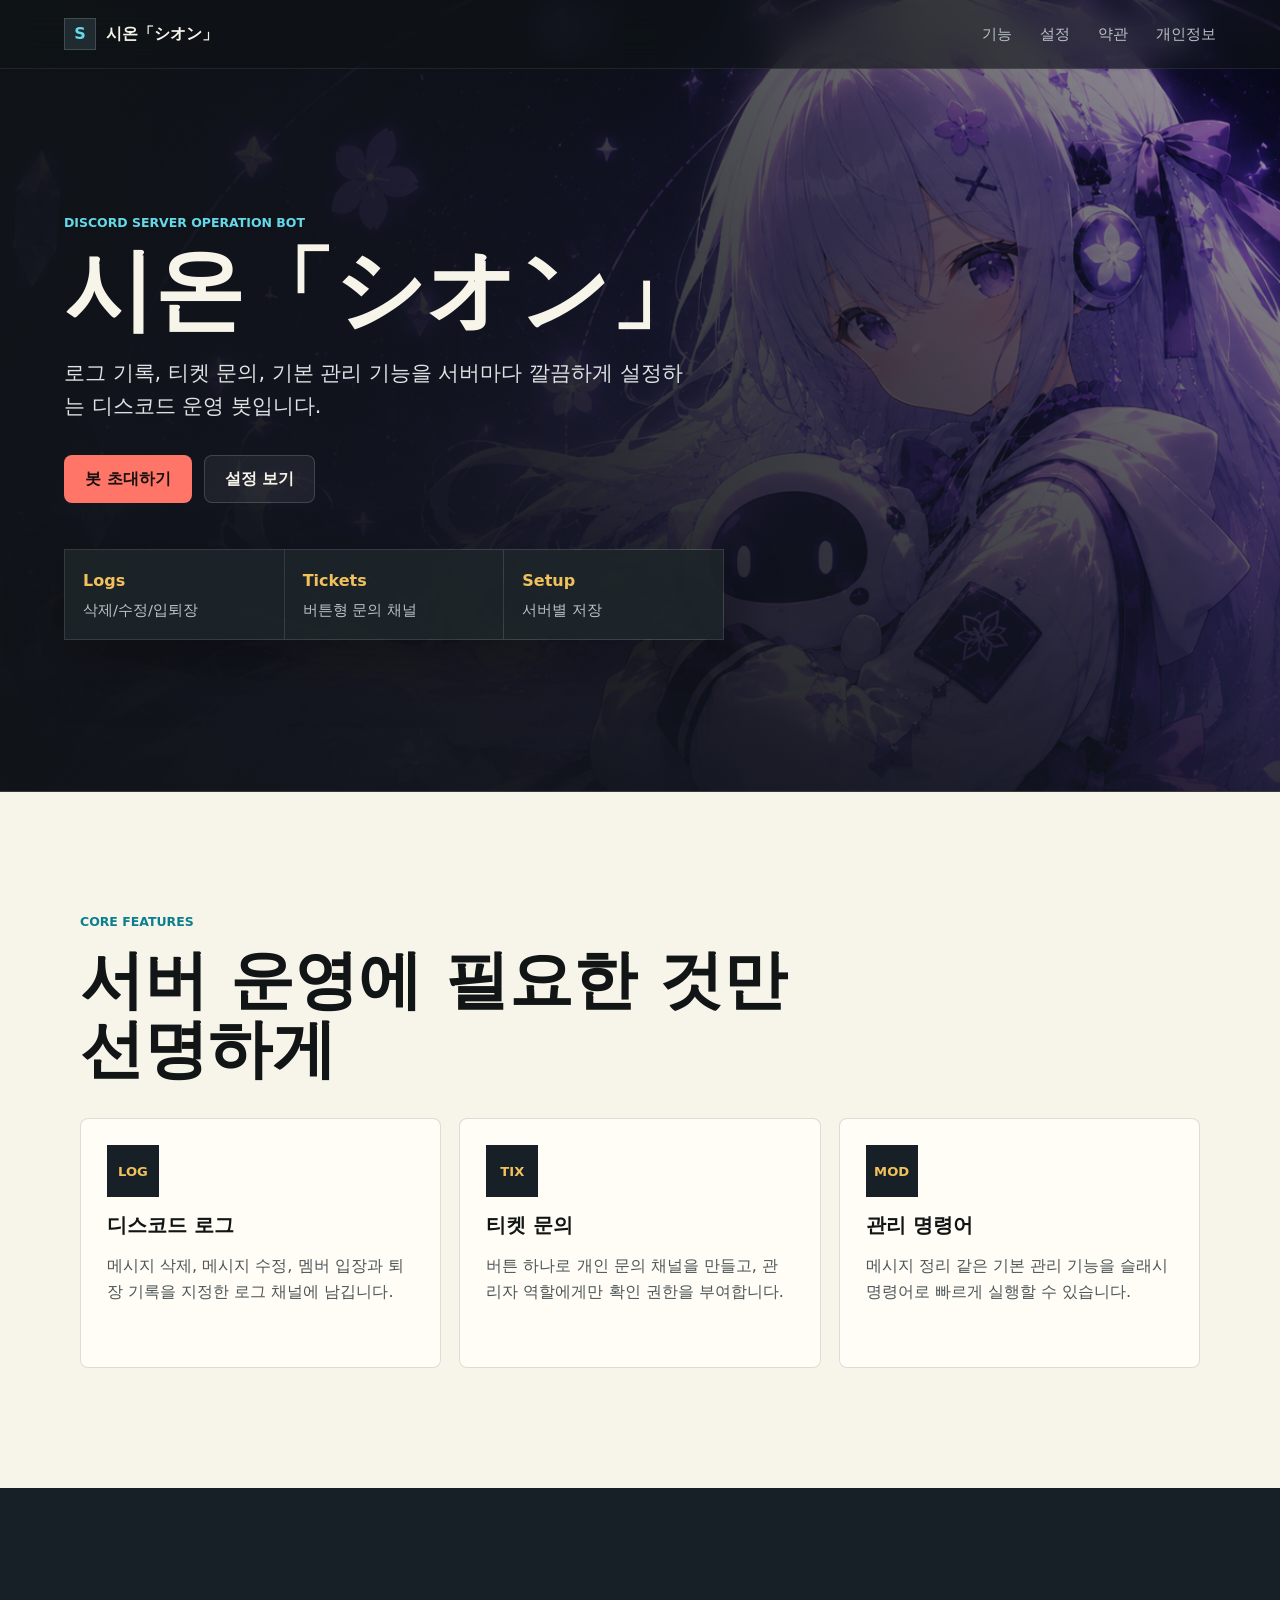
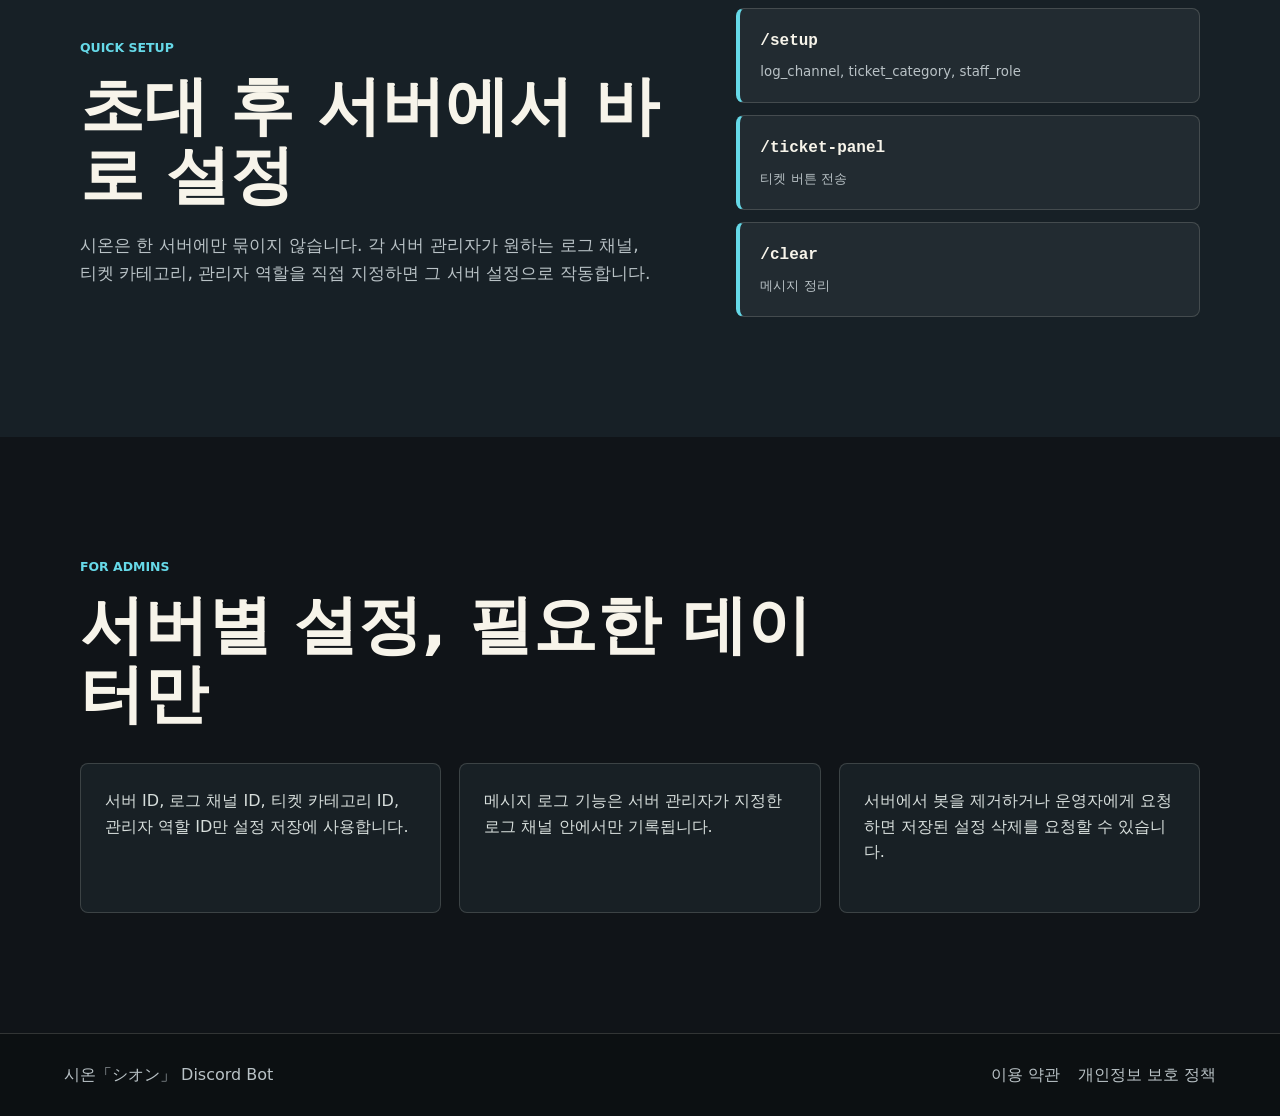
<file: index.html>
<!doctype html>
<html lang="ko">
  <head>
    <meta charset="utf-8">
    <meta name="viewport" content="width=device-width, initial-scale=1">
    <meta name="description" content="시온「シオン」은 디스코드 서버를 위한 로그, 티켓, 관리 기능을 제공하는 봇입니다.">
    <meta property="og:title" content="시온「シオン」 Discord Bot">
    <meta property="og:description" content="로그, 티켓, 관리 기능을 하나로 정리한 디스코드 서버 운영 봇.">
    <meta property="og:type" content="website">
    <meta property="og:image" content="./assets/shion-poster.png">
    <title>시온「シオン」 Discord Bot</title>
    <link rel="stylesheet" href="./assets/styles.css">
    <script defer src="./assets/site.js"></script>
  </head>
  <body>
    <header class="site-header" aria-label="주요 메뉴">
      <a class="brand" href="./index.html" aria-label="시온 홈">
        <span class="brand-mark">S</span>
        <span>시온「シオン」</span>
      </a>
      <nav class="nav-links" aria-label="페이지 링크">
        <a href="#features">기능</a>
        <a href="#setup">설정</a>
        <a href="./terms.html">약관</a>
        <a href="./privacy.html">개인정보</a>
      </nav>
    </header>

    <main>
      <section class="hero" aria-labelledby="hero-title">
        <img class="hero-image" src="./assets/shion-poster.png" alt="시온 봇의 로그와 티켓 기능을 표현한 디지털 대시보드 이미지">
        <div class="hero-overlay"></div>
        <div class="hero-content">
          <p class="eyebrow">Discord server operation bot</p>
          <h1 id="hero-title">시온「シオン」</h1>
          <p class="hero-copy">
            로그 기록, 티켓 문의, 기본 관리 기능을 서버마다 깔끔하게 설정하는
            디스코드 운영 봇입니다.
          </p>
          <div class="hero-actions">
            <a class="button primary" data-invite-link href="#" target="_blank" rel="noreferrer">봇 초대하기</a>
            <a class="button secondary" href="#setup">설정 보기</a>
          </div>
          <dl class="status-strip" aria-label="봇 주요 정보">
            <div>
              <dt>Logs</dt>
              <dd>삭제/수정/입퇴장</dd>
            </div>
            <div>
              <dt>Tickets</dt>
              <dd>버튼형 문의 채널</dd>
            </div>
            <div>
              <dt>Setup</dt>
              <dd>서버별 저장</dd>
            </div>
          </dl>
        </div>
      </section>

      <section id="features" class="section feature-band" aria-labelledby="features-title">
        <div class="section-inner">
          <div class="section-heading">
            <p class="eyebrow">Core features</p>
            <h2 id="features-title">서버 운영에 필요한 것만 선명하게</h2>
          </div>
          <div class="feature-grid">
            <article class="feature-card">
              <span class="feature-icon">LOG</span>
              <h3>디스코드 로그</h3>
              <p>메시지 삭제, 메시지 수정, 멤버 입장과 퇴장 기록을 지정한 로그 채널에 남깁니다.</p>
            </article>
            <article class="feature-card">
              <span class="feature-icon">TIX</span>
              <h3>티켓 문의</h3>
              <p>버튼 하나로 개인 문의 채널을 만들고, 관리자 역할에게만 확인 권한을 부여합니다.</p>
            </article>
            <article class="feature-card">
              <span class="feature-icon">MOD</span>
              <h3>관리 명령어</h3>
              <p>메시지 정리 같은 기본 관리 기능을 슬래시 명령어로 빠르게 실행할 수 있습니다.</p>
            </article>
          </div>
        </div>
      </section>

      <section id="setup" class="section setup-band" aria-labelledby="setup-title">
        <div class="section-inner split">
          <div>
            <p class="eyebrow">Quick setup</p>
            <h2 id="setup-title">초대 후 서버에서 바로 설정</h2>
            <p class="body-copy">
              시온은 한 서버에만 묶이지 않습니다. 각 서버 관리자가 원하는 로그 채널,
              티켓 카테고리, 관리자 역할을 직접 지정하면 그 서버 설정으로 작동합니다.
            </p>
          </div>
          <div class="command-panel" aria-label="기본 설정 명령어">
            <div class="command-line">
              <span>/setup</span>
              <small>log_channel, ticket_category, staff_role</small>
            </div>
            <div class="command-line">
              <span>/ticket-panel</span>
              <small>티켓 버튼 전송</small>
            </div>
            <div class="command-line">
              <span>/clear</span>
              <small>메시지 정리</small>
            </div>
          </div>
        </div>
      </section>

      <section class="section trust-band" aria-labelledby="trust-title">
        <div class="section-inner">
          <div class="section-heading">
            <p class="eyebrow">For admins</p>
            <h2 id="trust-title">서버별 설정, 필요한 데이터만</h2>
          </div>
          <div class="trust-list">
            <p>서버 ID, 로그 채널 ID, 티켓 카테고리 ID, 관리자 역할 ID만 설정 저장에 사용합니다.</p>
            <p>메시지 로그 기능은 서버 관리자가 지정한 로그 채널 안에서만 기록됩니다.</p>
            <p>서버에서 봇을 제거하거나 운영자에게 요청하면 저장된 설정 삭제를 요청할 수 있습니다.</p>
          </div>
        </div>
      </section>
    </main>

    <footer class="site-footer">
      <span>시온「シオン」 Discord Bot</span>
      <div>
        <a href="./terms.html">이용 약관</a>
        <a href="./privacy.html">개인정보 보호 정책</a>
      </div>
    </footer>
  </body>
</html>
</file>
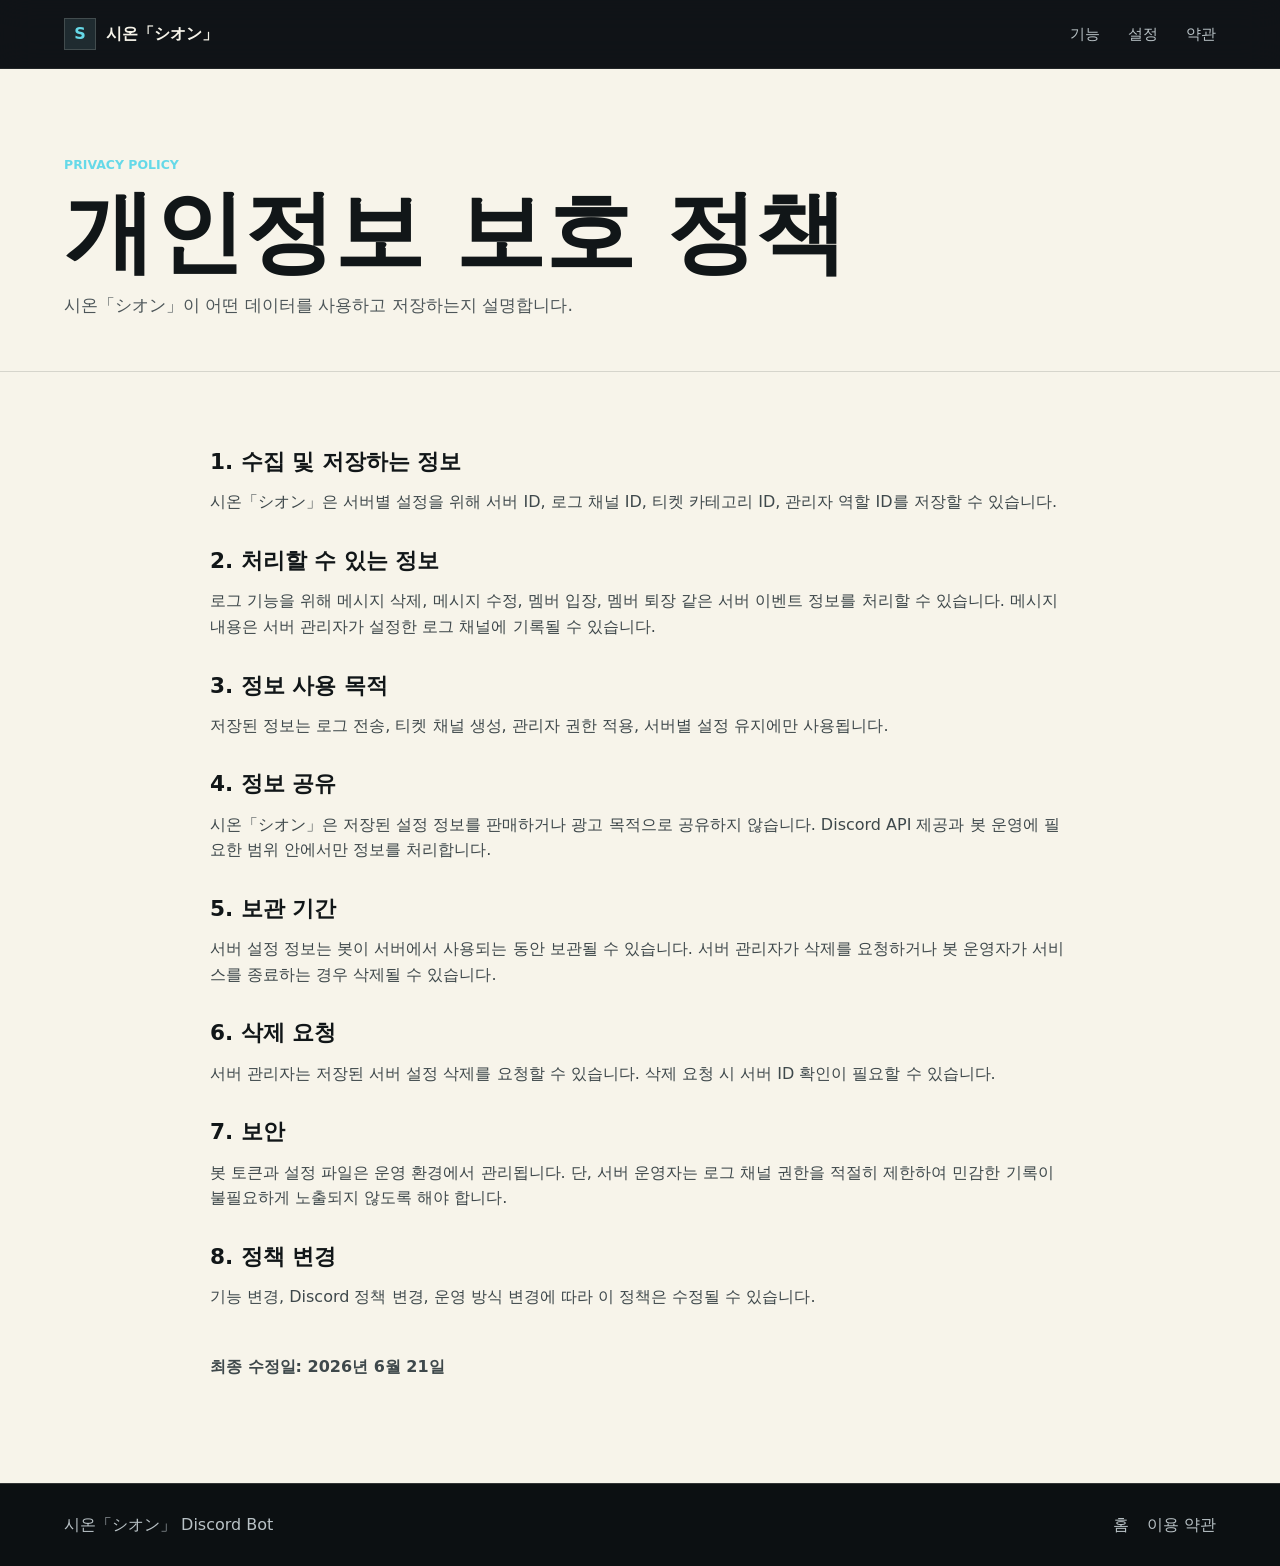
<file: privacy.html>
<!doctype html>
<html lang="ko">
  <head>
    <meta charset="utf-8">
    <meta name="viewport" content="width=device-width, initial-scale=1">
    <meta name="description" content="시온「シオン」 디스코드 봇 개인정보 보호 정책">
    <title>개인정보 보호 정책 | 시온「シオン」</title>
    <link rel="stylesheet" href="./assets/styles.css">
  </head>
  <body>
    <header class="site-header solid" aria-label="주요 메뉴">
      <a class="brand" href="./index.html" aria-label="시온 홈">
        <span class="brand-mark">S</span>
        <span>시온「シオン」</span>
      </a>
      <nav class="nav-links" aria-label="페이지 링크">
        <a href="./index.html#features">기능</a>
        <a href="./index.html#setup">설정</a>
        <a href="./terms.html">약관</a>
      </nav>
    </header>

    <main class="policy-page">
      <section class="policy-hero">
        <p class="eyebrow">Privacy Policy</p>
        <h1>개인정보 보호 정책</h1>
        <p>시온「シオン」이 어떤 데이터를 사용하고 저장하는지 설명합니다.</p>
      </section>

      <article class="policy-content">
        <h2>1. 수집 및 저장하는 정보</h2>
        <p>시온「シオン」은 서버별 설정을 위해 서버 ID, 로그 채널 ID, 티켓 카테고리 ID, 관리자 역할 ID를 저장할 수 있습니다.</p>

        <h2>2. 처리할 수 있는 정보</h2>
        <p>로그 기능을 위해 메시지 삭제, 메시지 수정, 멤버 입장, 멤버 퇴장 같은 서버 이벤트 정보를 처리할 수 있습니다. 메시지 내용은 서버 관리자가 설정한 로그 채널에 기록될 수 있습니다.</p>

        <h2>3. 정보 사용 목적</h2>
        <p>저장된 정보는 로그 전송, 티켓 채널 생성, 관리자 권한 적용, 서버별 설정 유지에만 사용됩니다.</p>

        <h2>4. 정보 공유</h2>
        <p>시온「シオン」은 저장된 설정 정보를 판매하거나 광고 목적으로 공유하지 않습니다. Discord API 제공과 봇 운영에 필요한 범위 안에서만 정보를 처리합니다.</p>

        <h2>5. 보관 기간</h2>
        <p>서버 설정 정보는 봇이 서버에서 사용되는 동안 보관될 수 있습니다. 서버 관리자가 삭제를 요청하거나 봇 운영자가 서비스를 종료하는 경우 삭제될 수 있습니다.</p>

        <h2>6. 삭제 요청</h2>
        <p>서버 관리자는 저장된 서버 설정 삭제를 요청할 수 있습니다. 삭제 요청 시 서버 ID 확인이 필요할 수 있습니다.</p>

        <h2>7. 보안</h2>
        <p>봇 토큰과 설정 파일은 운영 환경에서 관리됩니다. 단, 서버 운영자는 로그 채널 권한을 적절히 제한하여 민감한 기록이 불필요하게 노출되지 않도록 해야 합니다.</p>

        <h2>8. 정책 변경</h2>
        <p>기능 변경, Discord 정책 변경, 운영 방식 변경에 따라 이 정책은 수정될 수 있습니다.</p>

        <p class="updated">최종 수정일: 2026년 6월 21일</p>
      </article>
    </main>

    <footer class="site-footer">
      <span>시온「シオン」 Discord Bot</span>
      <div>
        <a href="./index.html">홈</a>
        <a href="./terms.html">이용 약관</a>
      </div>
    </footer>
  </body>
</html>
</file>
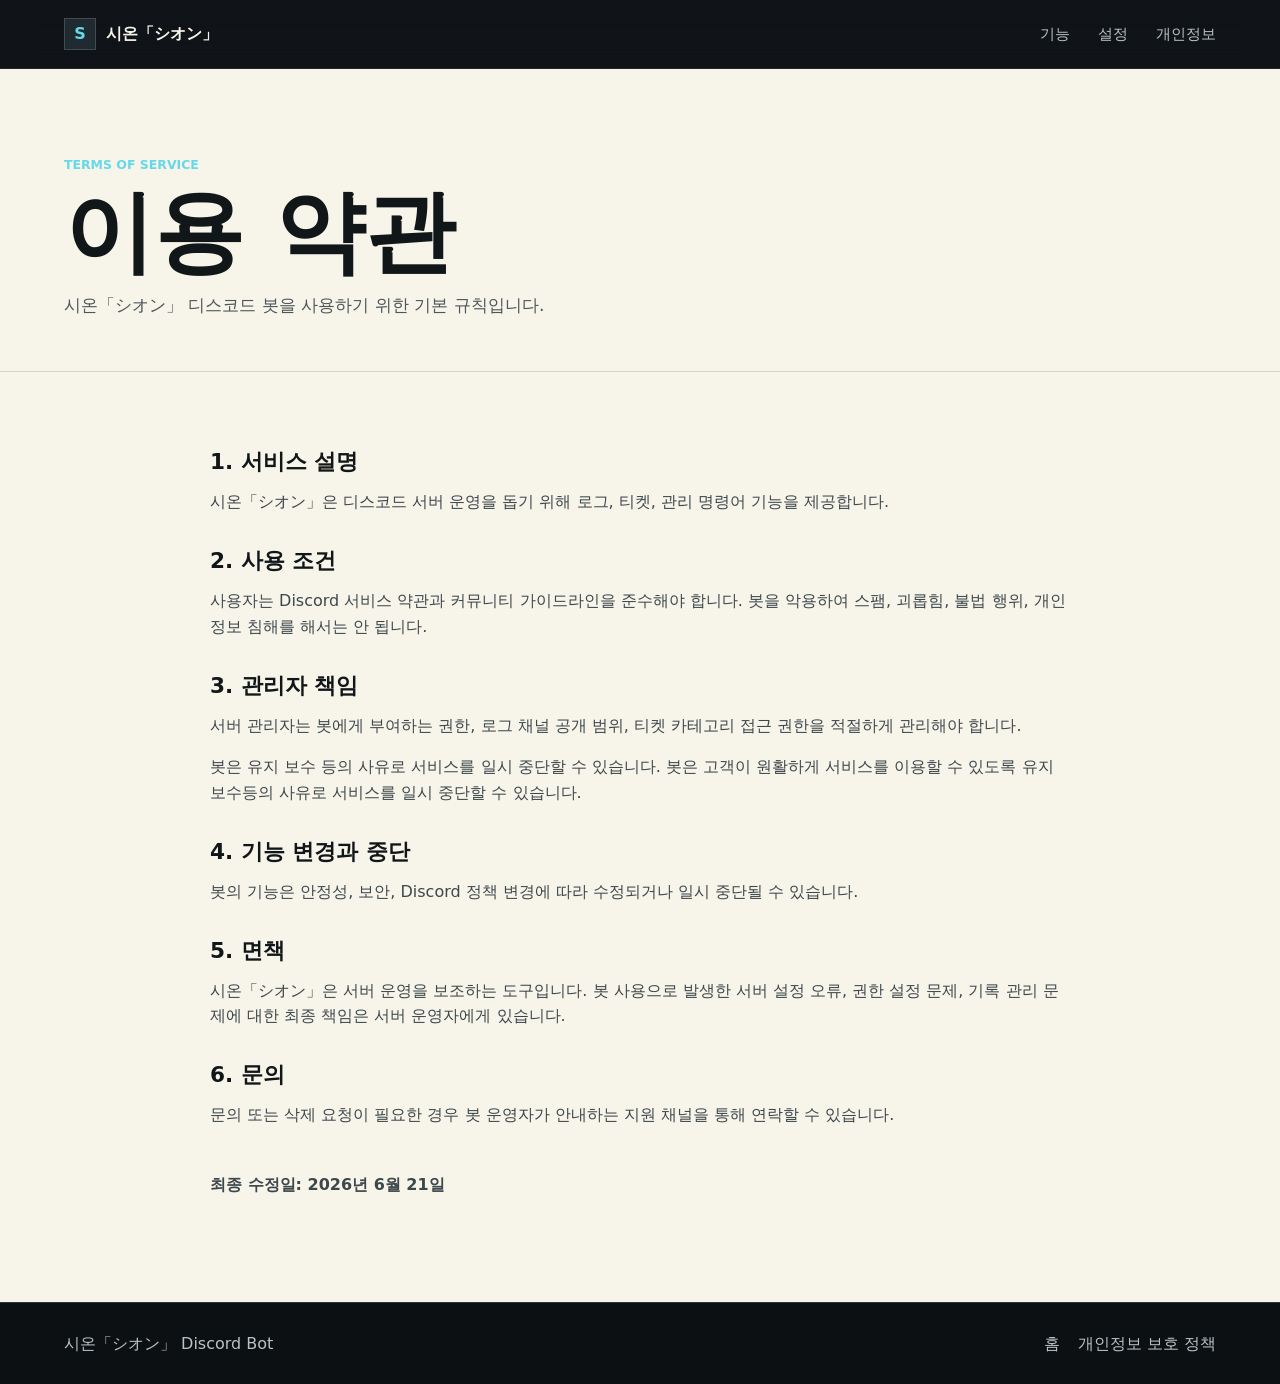
<file: terms.html>
<!doctype html>
<html lang="ko">
  <head>
    <meta charset="utf-8">
    <meta name="viewport" content="width=device-width, initial-scale=1">
    <meta name="description" content="시온「シオン」 디스코드 봇 이용 약관">
    <title>이용 약관 | 시온「シオン」</title>
    <link rel="stylesheet" href="./assets/styles.css">
  </head>
  <body>
    <header class="site-header solid" aria-label="주요 메뉴">
      <a class="brand" href="./index.html" aria-label="시온 홈">
        <span class="brand-mark">S</span>
        <span>시온「シオン」</span>
      </a>
      <nav class="nav-links" aria-label="페이지 링크">
        <a href="./index.html#features">기능</a>
        <a href="./index.html#setup">설정</a>
        <a href="./privacy.html">개인정보</a>
      </nav>
    </header>

    <main class="policy-page">
      <section class="policy-hero">
        <p class="eyebrow">Terms of Service</p>
        <h1>이용 약관</h1>
        <p>시온「シオン」 디스코드 봇을 사용하기 위한 기본 규칙입니다.</p>
      </section>

      <article class="policy-content">
        <h2>1. 서비스 설명</h2>
        <p>시온「シオン」은 디스코드 서버 운영을 돕기 위해 로그, 티켓, 관리 명령어 기능을 제공합니다.</p>

        <h2>2. 사용 조건</h2>
        <p>사용자는 Discord 서비스 약관과 커뮤니티 가이드라인을 준수해야 합니다. 봇을 악용하여 스팸, 괴롭힘, 불법 행위, 개인정보 침해를 해서는 안 됩니다.</p>

        <h2>3. 관리자 책임</h2>
        <p>서버 관리자는 봇에게 부여하는 권한, 로그 채널 공개 범위, 티켓 카테고리 접근 권한을 적절하게 관리해야 합니다.</p>
        <p>봇은 유지 보수 등의 사유로 서비스를 일시 중단할 수 있습니다. 봇은 고객이 원활하게 서비스를 이용할 수 있도록 유지 보수등의 사유로 서비스를 일시 중단할 수 있습니다.</p>

        <h2>4. 기능 변경과 중단</h2>
        <p>봇의 기능은 안정성, 보안, Discord 정책 변경에 따라 수정되거나 일시 중단될 수 있습니다.</p>

        <h2>5. 면책</h2>
        <p>시온「シオン」은 서버 운영을 보조하는 도구입니다. 봇 사용으로 발생한 서버 설정 오류, 권한 설정 문제, 기록 관리 문제에 대한 최종 책임은 서버 운영자에게 있습니다.</p>

        <h2>6. 문의</h2>
        <p>문의 또는 삭제 요청이 필요한 경우 봇 운영자가 안내하는 지원 채널을 통해 연락할 수 있습니다.</p>

        <p class="updated">최종 수정일: 2026년 6월 21일</p>
      </article>
    </main>

    <footer class="site-footer">
      <span>시온「シオン」 Discord Bot</span>
      <div>
        <a href="./index.html">홈</a>
        <a href="./privacy.html">개인정보 보호 정책</a>
      </div>
    </footer>
  </body>
</html>
</file>
<file: assets/styles.css>
:root {
  color-scheme: dark;
  --ink: #f7f4ea;
  --muted: #b9c2c6;
  --bg: #101418;
  --panel: #182025;
  --line: rgba(247, 244, 234, 0.16);
  --cyan: #66d9e8;
  --coral: #ff7668;
  --gold: #f0c15c;
  --green: #78d99a;
  --shadow: rgba(0, 0, 0, 0.32);
}

* {
  box-sizing: border-box;
}

html {
  scroll-behavior: smooth;
}

body {
  margin: 0;
  background: var(--bg);
  color: var(--ink);
  font-family: Inter, Pretendard, "Noto Sans KR", system-ui, -apple-system, BlinkMacSystemFont, "Segoe UI", sans-serif;
  line-height: 1.6;
}

a {
  color: inherit;
  text-decoration: none;
}

.site-header {
  position: fixed;
  top: 0;
  left: 0;
  right: 0;
  z-index: 10;
  display: flex;
  align-items: center;
  justify-content: space-between;
  gap: 24px;
  padding: 18px clamp(18px, 5vw, 64px);
  background: rgba(16, 20, 24, 0.62);
  border-bottom: 1px solid rgba(247, 244, 234, 0.08);
  backdrop-filter: blur(16px);
}

.site-header.solid {
  position: sticky;
  background: rgba(16, 20, 24, 0.94);
}

.brand {
  display: inline-flex;
  align-items: center;
  gap: 10px;
  font-weight: 800;
  min-width: 0;
}

.brand-mark {
  display: inline-grid;
  place-items: center;
  width: 32px;
  height: 32px;
  border: 1px solid var(--line);
  background: #1f2b30;
  color: var(--cyan);
  font-weight: 900;
}

.nav-links {
  display: flex;
  gap: clamp(12px, 3vw, 28px);
  color: var(--muted);
  font-size: 0.95rem;
  white-space: nowrap;
}

.nav-links a:hover {
  color: var(--ink);
}

.hero {
  position: relative;
  display: grid;
  align-items: center;
  min-height: 88vh;
  overflow: hidden;
  padding: 118px clamp(18px, 5vw, 64px) 56px;
  border-bottom: 1px solid var(--line);
}

.hero-image {
  position: absolute;
  inset: 0;
  width: 100%;
  height: 100%;
  object-fit: cover;
}

.hero-overlay {
  position: absolute;
  inset: 0;
  background:
    linear-gradient(90deg, rgba(16, 20, 24, 0.96) 0%, rgba(16, 20, 24, 0.82) 42%, rgba(16, 20, 24, 0.28) 100%),
    linear-gradient(180deg, rgba(16, 20, 24, 0.1) 0%, rgba(16, 20, 24, 0.78) 100%);
}

.hero-content {
  position: relative;
  max-width: 760px;
}

.eyebrow {
  margin: 0 0 14px;
  color: var(--cyan);
  font-size: 0.78rem;
  font-weight: 800;
  letter-spacing: 0;
  text-transform: uppercase;
}

h1,
h2,
h3,
p {
  overflow-wrap: anywhere;
}

h1 {
  margin: 0;
  font-size: clamp(2.6rem, 7vw, 6.2rem);
  line-height: 0.96;
  letter-spacing: 0;
}

h2 {
  margin: 0;
  font-size: clamp(2rem, 5vw, 4.3rem);
  line-height: 1.08;
  letter-spacing: 0;
}

h3 {
  margin: 16px 0 8px;
  font-size: 1.25rem;
  line-height: 1.2;
}

.hero-copy {
  max-width: 620px;
  margin: 24px 0 0;
  color: #dde3e2;
  font-size: clamp(1.05rem, 2vw, 1.3rem);
}

.hero-actions {
  display: flex;
  flex-wrap: wrap;
  gap: 12px;
  margin-top: 32px;
}

.button {
  display: inline-flex;
  align-items: center;
  justify-content: center;
  min-height: 48px;
  padding: 0 20px;
  border: 1px solid var(--line);
  border-radius: 8px;
  font-weight: 800;
}

.button.primary {
  background: var(--coral);
  color: #17100f;
  border-color: transparent;
}

.button.primary:hover {
  background: #ff8b7f;
}

.button.secondary {
  background: rgba(255, 255, 255, 0.06);
  color: var(--ink);
}

.button.secondary:hover {
  background: rgba(255, 255, 255, 0.12);
}

.status-strip {
  display: grid;
  grid-template-columns: repeat(3, minmax(0, 1fr));
  gap: 1px;
  max-width: 660px;
  margin: 46px 0 0;
  padding: 1px;
  background: var(--line);
  box-shadow: 0 24px 60px var(--shadow);
}

.status-strip div {
  min-width: 0;
  padding: 18px;
  background: rgba(24, 32, 37, 0.88);
}

.status-strip dt {
  color: var(--gold);
  font-weight: 900;
}

.status-strip dd {
  margin: 4px 0 0;
  color: var(--muted);
  font-size: 0.92rem;
}

.section {
  padding: clamp(64px, 10vw, 120px) clamp(18px, 5vw, 64px);
}

.section-inner {
  width: min(1120px, 100%);
  margin: 0 auto;
}

.section-heading {
  max-width: 760px;
  margin-bottom: 34px;
}

.feature-band {
  background: #f7f4ea;
  color: #121516;
}

.feature-band .eyebrow {
  color: #0b7f8d;
}

.feature-grid {
  display: grid;
  grid-template-columns: repeat(3, minmax(0, 1fr));
  gap: 18px;
}

.feature-card {
  min-height: 250px;
  padding: 26px;
  border: 1px solid rgba(18, 21, 22, 0.14);
  border-radius: 8px;
  background: #fffdf5;
}

.feature-icon {
  display: inline-grid;
  place-items: center;
  width: 52px;
  height: 52px;
  background: #172026;
  color: var(--gold);
  font-size: 0.82rem;
  font-weight: 900;
}

.feature-card p,
.body-copy {
  color: #4d5659;
}

.setup-band {
  background: #172026;
}

.split {
  display: grid;
  grid-template-columns: minmax(0, 1fr) minmax(320px, 0.8fr);
  gap: clamp(28px, 6vw, 80px);
  align-items: center;
}

.body-copy {
  max-width: 620px;
  margin: 22px 0 0;
  color: var(--muted);
  font-size: 1.08rem;
}

.command-panel {
  display: grid;
  gap: 12px;
}

.command-line {
  display: grid;
  gap: 6px;
  padding: 20px;
  border: 1px solid var(--line);
  border-left: 4px solid var(--cyan);
  background: rgba(255, 255, 255, 0.05);
  border-radius: 8px;
}

.command-line span {
  color: var(--ink);
  font-family: "Cascadia Code", Consolas, monospace;
  font-weight: 800;
}

.command-line small {
  color: var(--muted);
}

.trust-band {
  background: #101418;
}

.trust-list {
  display: grid;
  grid-template-columns: repeat(3, minmax(0, 1fr));
  gap: 18px;
}

.trust-list p {
  min-height: 150px;
  margin: 0;
  padding: 24px;
  border: 1px solid var(--line);
  border-radius: 8px;
  background: var(--panel);
  color: #d7dedc;
}

.site-footer {
  display: flex;
  justify-content: space-between;
  gap: 18px;
  padding: 28px clamp(18px, 5vw, 64px);
  border-top: 1px solid var(--line);
  background: #0c1012;
  color: var(--muted);
  flex-wrap: wrap;
}

.site-footer div {
  display: flex;
  gap: 18px;
}

.site-footer a:hover {
  color: var(--ink);
}

.policy-page {
  min-height: 100vh;
  background: #f7f4ea;
  color: #111618;
}

.policy-hero {
  padding: 86px clamp(18px, 5vw, 64px) 34px;
  border-bottom: 1px solid rgba(17, 22, 24, 0.14);
}

.policy-hero h1 {
  font-size: clamp(2.7rem, 7vw, 5.8rem);
}

.policy-hero p:last-child {
  max-width: 720px;
  color: #4d5659;
  font-size: 1.08rem;
}

.policy-content {
  width: min(860px, calc(100% - 36px));
  margin: 0 auto;
  padding: 44px 0 88px;
}

.policy-content h2 {
  margin-top: 34px;
  font-size: 1.35rem;
}

.policy-content p {
  color: #3e484b;
}

.updated {
  margin-top: 44px;
  font-weight: 800;
}

@media (max-width: 860px) {
  .site-header {
    align-items: flex-start;
    flex-direction: column;
    gap: 12px;
  }

  .nav-links {
    width: 100%;
    overflow-x: auto;
    padding-bottom: 2px;
  }

  .hero {
    min-height: 92vh;
    padding-top: 142px;
  }

  .hero-overlay {
    background:
      linear-gradient(180deg, rgba(16, 20, 24, 0.9) 0%, rgba(16, 20, 24, 0.76) 54%, rgba(16, 20, 24, 0.95) 100%);
  }

  .status-strip,
  .feature-grid,
  .split,
  .trust-list {
    grid-template-columns: 1fr;
  }

  .status-strip div {
    padding: 15px;
  }
}

@media (max-width: 520px) {
  .hero-actions .button {
    width: 100%;
  }

  .feature-card,
  .trust-list p {
    min-height: auto;
  }
}
</file>
